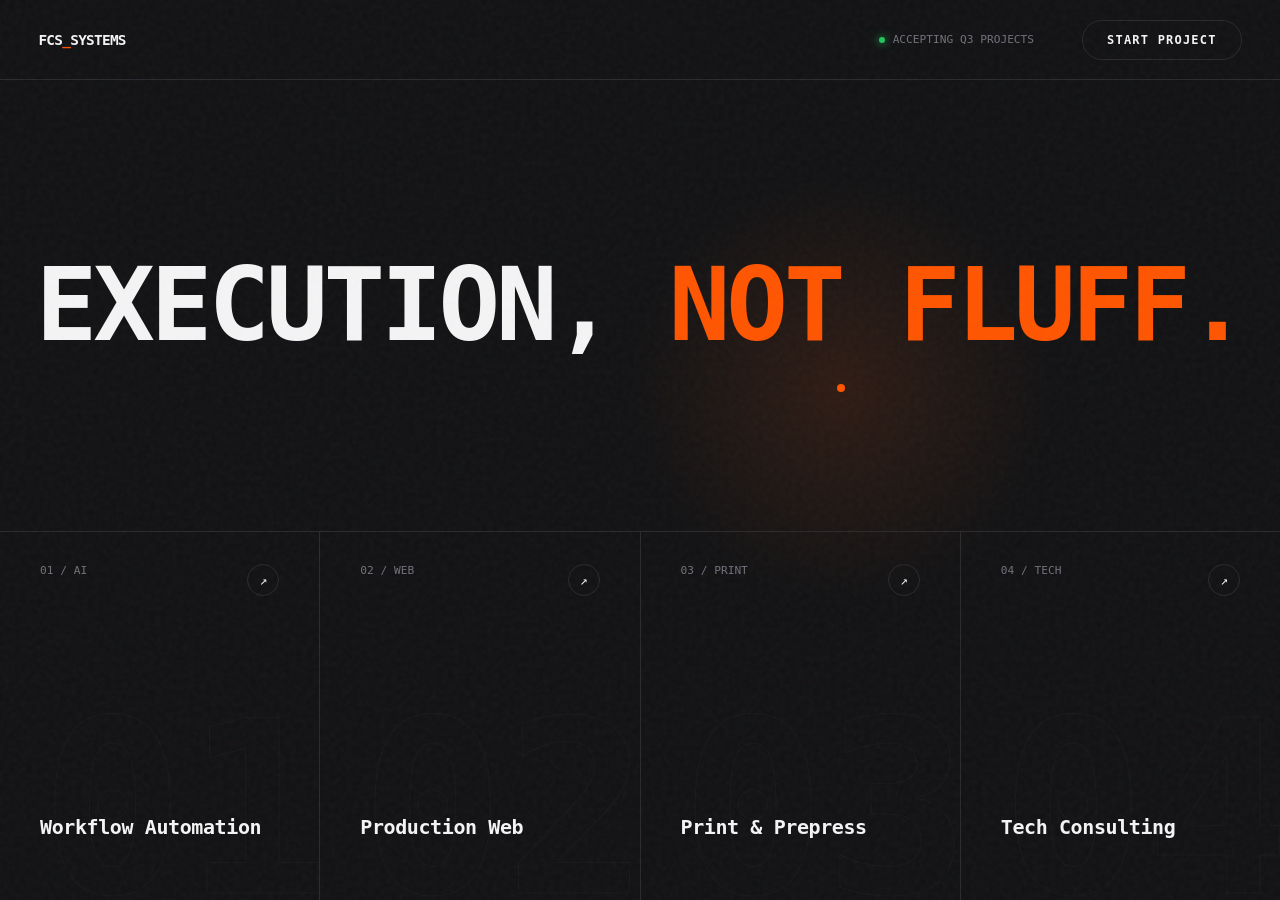
<file: index.html>
<!DOCTYPE html>
<!-- saved from url=(0069)file:///Users/kylefleming/Downloads/Qwen_html_20260525_oh4uzpkk3.html -->
<html lang="en"><head><meta http-equiv="Content-Type" content="text/html; charset=UTF-8">
    
    <meta name="viewport" content="width=device-width, initial-scale=1.0">
    <title>FCS // Execution, Not Fluff.</title>
    <link rel="preconnect" href="https://fonts.googleapis.com/">
    <link rel="preconnect" href="https://fonts.gstatic.com/" crossorigin="">
    <link href="./css2" rel="stylesheet">

    <style>
        :root {
            --bg: #121214;
            --surface: #1A1A1D;
            --border: #2A2A2E;
            --text: #F4F4F5;
            --muted: #71717A;
            --accent: #FF5500; /* Industrial Safety Orange */
            --mono: 'JetBrains Mono', monospace;
        }

        * { box-sizing: border-box; margin: 0; padding: 0; }

        body {
            background: var(--bg);
            color: var(--text);
            font-family: var(--mono);
            height: 100dvh;
            overflow: hidden;
            display: flex;
            flex-direction: column;
            -webkit-font-smoothing: antialiased;
            cursor: none; /* Custom cursor */
        }

        ::selection { background: var(--accent); color: var(--bg); }
        a { color: inherit; text-decoration: none; cursor: none; }

        /* --- ATMOSPHERE & CURSOR --- */
        .grain {
            position: fixed; inset: 0; z-index: 9999; pointer-events: none; opacity: 0.04;
            background-image: url("data:image/svg+xml,%3Csvg viewBox='0 0 200 200' xmlns='http://www.w3.org/2000/svg'%3E%3Cfilter id='noiseFilter'%3E%3CfeTurbulence type='fractalNoise' baseFrequency='0.8' numOctaves='3' stitchTiles='stitch'/%3E%3C/filter%3E%3Crect width='100%25' height='100%25' filter='url(%23noiseFilter)'/%3E%3C/svg%3E");
        }

        .cursor-glow {
            position: fixed;
            width: 500px; height: 500px;
            background: radial-gradient(circle, rgba(255, 85, 0, 0.12) 0%, transparent 60%);
            mix-blend-mode: screen;
            pointer-events: none;
            transform: translate(-50%, -50%);
            z-index: 1;
            transition: opacity 0.3s;
        }
        
        .cursor-dot {
            position: fixed;
            width: 8px; height: 8px;
            background: var(--accent);
            border-radius: 50%;
            pointer-events: none;
            transform: translate(-50%, -50%);
            z-index: 10000;
            transition: transform 0.1s ease-out;
        }

        /* --- HEADER --- */
        header {
            height: 80px;
            display: flex;
            justify-content: space-between;
            align-items: center;
            padding: 0 3vw;
            border-bottom: 1px solid var(--border);
            z-index: 10;
            flex-shrink: 0;
        }

        .logo { font-weight: 700; font-size: 0.9rem; letter-spacing: -0.05em; }
        .logo span { color: var(--accent); }

        .header-right { display: flex; align-items: center; gap: 3rem; }
        
        .status {
            font-size: 0.7rem;
            text-transform: uppercase;
            color: var(--muted);
            display: flex; align-items: center; gap: 8px;
        }
        .status::before {
            content: ''; width: 6px; height: 6px; background: #22C55E; border-radius: 50%;
            box-shadow: 0 0 8px #22C55E;
        }

        .cta-btn {
            font-size: 0.75rem;
            font-weight: 600;
            text-transform: uppercase;
            letter-spacing: 0.1em;
            padding: 12px 24px;
            border: 1px solid var(--border);
            border-radius: 100px;
            transition: all 0.3s;
            background: transparent;
        }
        .cta-btn:hover {
            background: var(--accent);
            border-color: var(--accent);
            color: var(--bg);
        }

        /* --- MAIN STAGE --- */
        main {
            flex: 1;
            display: flex;
            flex-direction: column;
            position: relative;
            z-index: 2;
            overflow: hidden;
        }

        /* DYNAMIC HEADLINE */
        .headline-stage {
            flex: 1;
            display: flex;
            align-items: center;
            justify-content: center;
            padding: 0 3vw;
            position: relative;
        }

        .headline-wrapper {
            position: relative;
            width: 100%;
            text-align: center;
            height: 200px; /* Fixed height to prevent layout shift */
            display: flex;
            align-items: center;
            justify-content: center;
        }

        .headline {
            position: absolute;
            font-size: clamp(3rem, 8vw, 8rem);
            font-weight: 800;
            line-height: 0.9;
            letter-spacing: -0.04em;
            text-transform: uppercase;
            opacity: 0;
            transform: translateY(20px);
            transition: all 0.5s cubic-bezier(0.2, 0.8, 0.2, 1);
            pointer-events: none;
            white-space: nowrap;
        }

        .headline.active {
            opacity: 1;
            transform: translateY(0);
        }

        .headline .accent { color: var(--accent); }

        /* --- THE ACCORDION COLUMNS --- */
        .columns-stage {
            height: 45%;
            display: flex;
            border-top: 1px solid var(--border);
            flex-shrink: 0;
        }

        .col {
            flex: 1;
            border-right: 1px solid var(--border);
            padding: 2rem 2.5rem;
            display: flex;
            flex-direction: column;
            justify-content: space-between;
            position: relative;
            overflow: hidden;
            transition: flex 0.6s cubic-bezier(0.2, 0.8, 0.2, 1), background 0.4s;
            cursor: none;
        }

        .col:last-child { border-right: none; }

        .col:hover {
            flex: 2.5;
            background: var(--surface);
        }

        /* Background Giant Number */
        .col-bg-num {
            position: absolute;
            bottom: -30px;
            right: -10px;
            font-size: 15rem;
            font-weight: 800;
            line-height: 1;
            color: transparent;
            -webkit-text-stroke: 1px var(--border);
            opacity: 0.3;
            transition: all 0.6s cubic-bezier(0.2, 0.8, 0.2, 1);
            pointer-events: none;
            z-index: 0;
        }

        .col:hover .col-bg-num {
            -webkit-text-stroke: 1px var(--accent);
            opacity: 0.15;
            transform: translateY(-20px);
        }

        .col-top { z-index: 2; display: flex; justify-content: space-between; align-items: flex-start; }
        
        .col-index {
            font-size: 0.7rem;
            color: var(--muted);
            font-weight: 500;
        }

        .col-icon {
            width: 32px; height: 32px;
            border: 1px solid var(--border);
            border-radius: 50%;
            display: flex; align-items: center; justify-content: center;
            font-size: 0.8rem;
            transition: all 0.4s;
        }
        
        .col:hover .col-icon {
            background: var(--accent);
            border-color: var(--accent);
            color: var(--bg);
            transform: rotate(45deg);
        }

        .col-bottom { z-index: 2; }

        .col-title {
            font-size: 1.25rem;
            font-weight: 600;
            margin-bottom: 1rem;
            letter-spacing: -0.02em;
            transition: color 0.3s;
        }
        
        .col:hover .col-title { color: var(--accent); }

        .col-desc {
            font-size: 0.8rem;
            line-height: 1.6;
            color: var(--muted);
            max-width: 300px;
            opacity: 0;
            transform: translateY(10px);
            transition: all 0.4s ease 0.1s;
            height: 0;
            overflow: hidden;
        }

        .col:hover .col-desc {
            opacity: 1;
            transform: translateY(0);
            height: auto;
            margin-bottom: 1.5rem;
        }

        .col-link {
            font-size: 0.7rem;
            text-transform: uppercase;
            letter-spacing: 0.1em;
            color: var(--text);
            display: flex;
            align-items: center;
            gap: 8px;
            opacity: 0;
            transform: translateX(-10px);
            transition: all 0.4s ease 0.2s;
        }
        
        .col:hover .col-link {
            opacity: 1;
            transform: translateX(0);
        }

        .col-link::after {
            content: '→';
            transition: transform 0.3s;
        }
        .col-link:hover::after { transform: translateX(5px); }

        /* --- MOBILE FALLBACK --- */
        @media (max-width: 900px) {
            body { height: auto; min-height: 100dvh; overflow-y: auto; cursor: auto; }
            .cursor-glow, .cursor-dot, .grain { display: none; }
            .columns-stage { flex-direction: column; height: auto; }
            .col { border-right: none; border-bottom: 1px solid var(--border); flex: auto !important; padding: 2rem; }
            .col-desc { opacity: 1; transform: none; height: auto; margin-bottom: 1rem; }
            .col-link { opacity: 1; transform: none; }
            .col-bg-num { font-size: 8rem; }
            .headline { font-size: 3rem; white-space: normal; }
            .headline-stage { padding: 2rem; }
            .headline-wrapper { height: auto; position: relative; }
            .headline { position: relative; opacity: 1; transform: none; }
            .headline:not(.default-mobile) { display: none; }
        }
    </style>
</head>
<body>

    <div class="grain"></div>
    <div class="cursor-glow" style="left: 841px; top: 388px;"></div>
    <div class="cursor-dot" style="left: 841px; top: 388px;"></div>

    <header>
        <div class="logo">FCS<span>_</span>SYSTEMS</div>
        <div class="header-right">
            <div class="status">Accepting Q3 Projects</div>
            <a href="mailto:kyle@fcs.com" class="cta-btn">Start Project</a>
        </div>
    </header>

    <main>
        <!-- DYNAMIC HEADLINE -->
        <section class="headline-stage">
            <div class="headline-wrapper">
                <h1 class="headline active" data-id="default">Execution, <span class="accent">Not Fluff.</span></h1>
                <h1 class="headline" data-id="ai">Automated <span class="accent">Workflows.</span></h1>
                <h1 class="headline" data-id="web">Production <span class="accent">Websites.</span></h1>
                <h1 class="headline" data-id="print">Prepress <span class="accent">Perfection.</span></h1>
                <h1 class="headline" data-id="tech">Technical <span class="accent">Strategy.</span></h1>
            </div>
        </section>

        <!-- INTERACTIVE COLUMNS -->
        <section class="columns-stage">
            
            <div class="col" data-target="ai">
                <div class="col-bg-num">01</div>
                <div class="col-top">
                    <span class="col-index">01 / AI</span>
                    <div class="col-icon">↗</div>
                </div>
                <div class="col-bottom">
                    <h3 class="col-title">Workflow Automation</h3>
                    <p class="col-desc">Custom AI integrations that eliminate manual bottlenecks, reduce overhead, and scale your daily operations seamlessly.</p>
                    <a href="mailto:kyle@fcs.com" class="col-link">Explore Systems</a>
                </div>
            </div>

            <div class="col" data-target="web">
                <div class="col-bg-num">02</div>
                <div class="col-top">
                    <span class="col-index">02 / WEB</span>
                    <div class="col-icon">↗</div>
                </div>
                <div class="col-bottom">
                    <h3 class="col-title">Production Web</h3>
                    <p class="col-desc">Sharp, fast, and functional digital storefronts designed to convert traffic and integrate with your existing tech stack.</p>
                    <a href="mailto:kyle@fcs.com" class="col-link">Explore Builds</a>
                </div>
            </div>

            <div class="col" data-target="print">
                <div class="col-bg-num">03</div>
                <div class="col-top">
                    <span class="col-index">03 / PRINT</span>
                    <div class="col-icon">↗</div>
                </div>
                <div class="col-bottom">
                    <h3 class="col-title">Print &amp; Prepress</h3>
                    <p class="col-desc">Flawless, print-ready production files. We handle the technical heavy lifting so your assets go to press perfectly.</p>
                    <a href="mailto:kyle@fcs.com" class="col-link">Explore Files</a>
                </div>
            </div>

            <div class="col" data-target="tech">
                <div class="col-bg-num">04</div>
                <div class="col-top">
                    <span class="col-index">04 / TECH</span>
                    <div class="col-icon">↗</div>
                </div>
                <div class="col-bottom">
                    <h3 class="col-title">Tech Consulting</h3>
                    <p class="col-desc">Strategic audits and tech-stack alignment. We tell you what’s broken, what’s unnecessary, and exactly how to fix it.</p>
                    <a href="mailto:kyle@fcs.com" class="col-link">Explore Audits</a>
                </div>
            </div>

        </section>
    </main>

    <script>
        // 1. Custom Cursor & Glow Tracking
        const glow = document.querySelector('.cursor-glow');
        const dot = document.querySelector('.cursor-dot');

        document.addEventListener('mousemove', (e) => {
            glow.style.left = e.clientX + 'px';
            glow.style.top = e.clientY + 'px';
            
            dot.style.left = e.clientX + 'px';
            dot.style.top = e.clientY + 'px';
        });

        // 2. Dynamic Headline Swap
        const cols = document.querySelectorAll('.col');
        const headlines = document.querySelectorAll('.headline');

        cols.forEach(col => {
            col.addEventListener('mouseenter', () => {
                const targetId = col.getAttribute('data-target');
                
                headlines.forEach(h => {
                    h.classList.remove('active');
                    if (h.getAttribute('data-id') === targetId) {
                        h.classList.add('active');
                    }
                });
            });
        });

        // Reset to default when mouse leaves the columns area
        document.querySelector('.columns-stage').addEventListener('mouseleave', () => {
            headlines.forEach(h => {
                h.classList.remove('active');
                if (h.getAttribute('data-id') === 'default') {
                    h.classList.add('active');
                }
            });
        });
    </script>

</body></html>
</file>
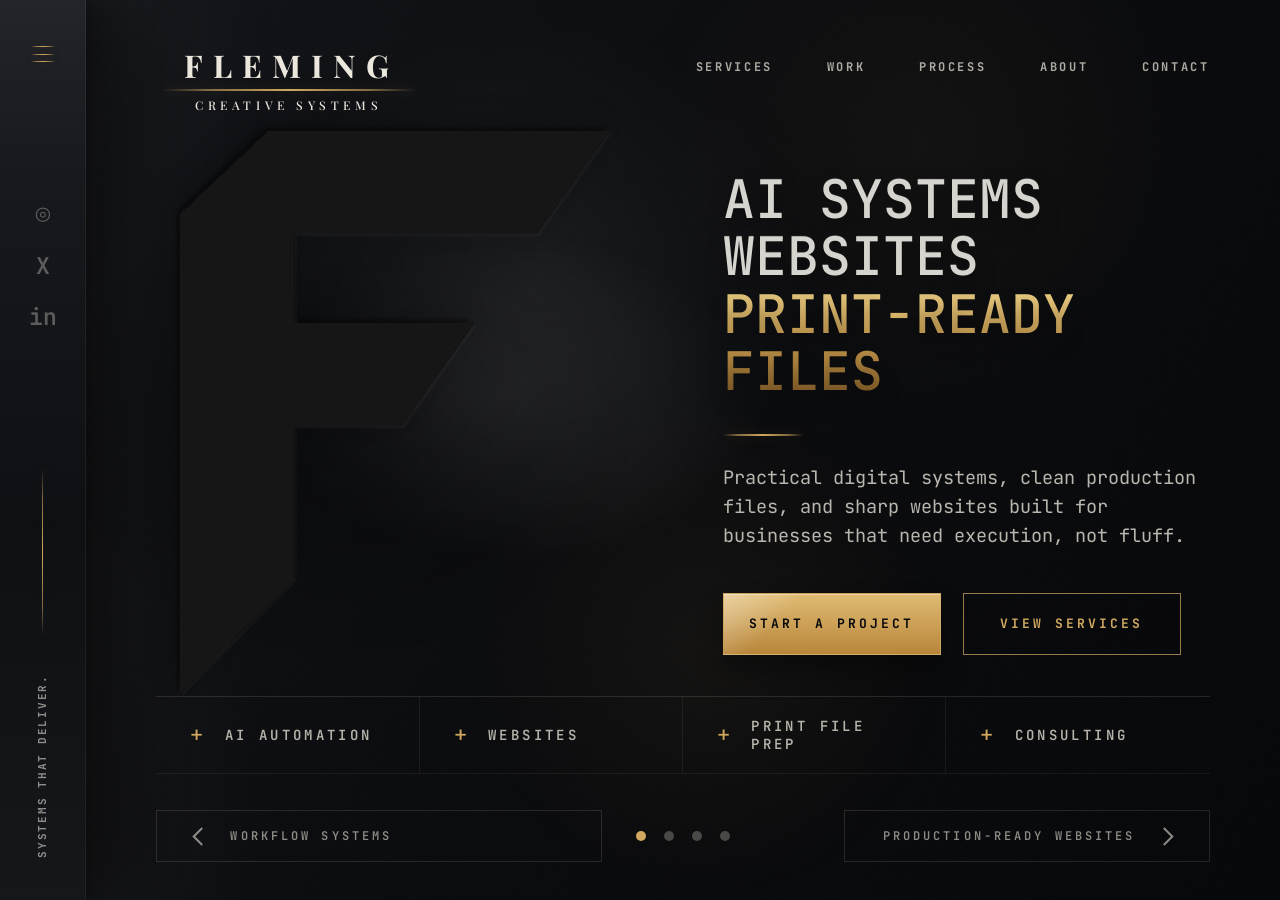
<file: fleming-webpages_62.html>
<!DOCTYPE html>
<html lang="en">
<head>
<meta charset="UTF-8">
<meta name="viewport" content="width=device-width, initial-scale=1.0">
<title>Fleming Creative Systems</title>
<link rel="preconnect" href="https://fonts.googleapis.com">
<link rel="preconnect" href="https://fonts.gstatic.com" crossorigin>
<link href="https://fonts.googleapis.com/css2?family=JetBrains+Mono:wght@400;500;600;700&family=Playfair+Display:wght@500;600;700&display=swap" rel="stylesheet">
<style>
  :root {
    --black: #07080a;
    --black-2: #0d0f12;
    --rail: #17191e;
    --panel: #111317;
    --panel-2: #0b0d10;
    --line: rgba(236, 229, 211, 0.13);
    --line-soft: rgba(236, 229, 211, 0.07);
    --text: #ebe7dc;
    --muted: rgba(235, 231, 220, 0.62);
    --faint: rgba(235, 231, 220, 0.34);
    --gold: #d0a85f;
    --gold-2: #8f6a32;
    --gold-accent-line: linear-gradient(90deg, transparent 0%, rgba(208, 168, 95, 0.58) 18%, var(--gold) 50%, rgba(208, 168, 95, 0.58) 82%, transparent 100%);
    --gold-accent-line-vertical: linear-gradient(180deg, transparent 0%, rgba(208, 168, 95, 0.58) 18%, var(--gold) 50%, rgba(208, 168, 95, 0.58) 82%, transparent 100%);
    --gold-accent-glow: 0 0 12px rgba(208, 168, 95, 0.18);
    --shadow: rgba(0, 0, 0, 0.66);
    --rail-w: 86px;
    --font-main: "JetBrains Mono", "SFMono-Regular", Consolas, monospace;
  }

  * {
    box-sizing: border-box;
  }

  html,
  body {
    width: 100%;
    height: 100%;
    margin: 0;
    overflow: hidden;
  }

  body {
    background:
      radial-gradient(circle at 42% 32%, rgba(255, 255, 255, 0.055), transparent 28%),
      radial-gradient(circle at 72% 16%, rgba(208, 168, 95, 0.045), transparent 22%),
      linear-gradient(120deg, #111318 0%, #090a0d 48%, #050608 100%);
    color: var(--text);
    font-family: var(--font-main);
  }

  body::before {
    content: "";
    position: fixed;
    inset: 0;
    pointer-events: none;
    z-index: 1;
    opacity: 0.22;
    background-image: url("data:image/svg+xml,%3Csvg xmlns='http://www.w3.org/2000/svg' width='180' height='180'%3E%3Cfilter id='n'%3E%3CfeTurbulence type='fractalNoise' baseFrequency='0.85' numOctaves='3' stitchTiles='stitch'/%3E%3CfeColorMatrix values='0 0 0 0 1 0 0 0 0 0.93 0 0 0 0 0.82 0 0 0 0.13 0'/%3E%3C/filter%3E%3Crect width='100%25' height='100%25' filter='url(%23n)'/%3E%3C/svg%3E");
  }

  .site {
    height: 100vh;
    position: relative;
    z-index: 2;
    display: grid;
    grid-template-columns: var(--rail-w) minmax(0, 1fr);
    overflow: hidden;
  }

  .side-rail {
    height: 100vh;
    background:
      linear-gradient(180deg, rgba(255, 255, 255, 0.035), transparent 20%),
      linear-gradient(180deg, #1b1d22, #0e1014 58%, #15171b);
    border-right: 1px solid rgba(255, 255, 255, 0.055);
    box-shadow:
      46px 0 92px rgba(0, 0, 0, 0.62),
      18px 0 34px rgba(0, 0, 0, 0.46),
      4px 0 10px rgba(0, 0, 0, 0.38);
    display: grid;
    grid-template-rows: auto 1fr auto;
    justify-items: center;
    padding: 46px 0 42px;
    position: relative;
  }

  .menu-button {
    width: 24px;
    height: 18px;
    display: grid;
    gap: 5px;
    border: 0;
    padding: 0;
    background: transparent;
    cursor: pointer;
  }

  .menu-button span {
    display: block;
    height: 1px;
    background: var(--gold-accent-line);
    box-shadow: var(--gold-accent-glow);
    transform-origin: left center;
    transition: transform 0.28s ease, opacity 0.28s ease, box-shadow 0.28s ease;
  }

  .socials {
    display: grid;
    gap: 28px;
    align-self: center;
    color: var(--faint);
    font-size: 23px;
    font-weight: 600;
    line-height: 1;
    text-align: center;
  }

  .socials span {
    transition: color 0.28s ease, opacity 0.28s ease, transform 0.28s ease;
  }

  .rail-line {
    width: 1px;
    height: 168px;
    background: var(--gold-accent-line-vertical);
    box-shadow: var(--gold-accent-glow);
    margin: 0 auto 38px;
  }

  .rail-caption {
    writing-mode: vertical-rl;
    transform: rotate(180deg);
    color: rgba(235, 231, 220, 0.58);
    font-size: 11px;
    font-weight: 700;
    letter-spacing: 0.16em;
    line-height: 1.5;
    text-transform: uppercase;
  }

  .hero {
    height: 100vh;
    position: relative;
    overflow: hidden;
    padding: clamp(34px, 4vw, 56px) clamp(40px, 5.5vw, 92px) 38px;
    display: grid;
    grid-template-rows: auto minmax(0, 1fr) auto auto;
    background:
      linear-gradient(90deg, rgba(255, 255, 255, 0.035), transparent 16%),
      radial-gradient(ellipse at 35% 44%, rgba(255, 255, 255, 0.07), transparent 24%),
      radial-gradient(ellipse at 52% 72%, rgba(208, 168, 95, 0.055), transparent 28%);
  }

  .topbar {
    position: relative;
    z-index: 4;
    display: grid;
    grid-template-columns: auto minmax(0, 1fr);
    align-items: start;
    gap: clamp(34px, 6vw, 96px);
  }

  .topbar > *,
  .hero-main > * {
    min-width: 0;
  }

  .brand {
    min-width: 260px;
    color: var(--text);
    text-decoration: none;
    display: inline-flex;
    flex-direction: column;
    align-items: center;
    width: max-content;
    line-height: 1;
    transition: transform 0.32s ease, filter 0.32s ease;
  }

  .brand-main {
    display: block;
    font-family: "Playfair Display", Georgia, serif;
    font-size: clamp(26px, 2.45vw, 38px);
    font-weight: 700;
    letter-spacing: 0.32em;
    padding-left: 0.32em;
    line-height: 0.9;
    text-transform: uppercase;
    transition: color 0.32s ease, text-shadow 0.32s ease;
  }

  .brand-accent {
    width: calc(100% - 0.32em);
    height: 2px;
    margin: 10px 0 8px 0.32em;
    background: var(--gold-accent-line);
    box-shadow: var(--gold-accent-glow);
    transform-origin: center;
    transition: transform 0.32s ease, box-shadow 0.32s ease, opacity 0.32s ease;
  }

  .brand-sub {
    display: block;
    color: var(--text);
    font-family: "Playfair Display", Georgia, serif;
    font-size: 12px;
    font-weight: 500;
    letter-spacing: 0.38em;
    padding-left: 0.38em;
    text-transform: uppercase;
    transition: color 0.32s ease, opacity 0.32s ease;
  }

  .nav {
    display: flex;
    justify-content: flex-end;
    gap: clamp(28px, 4.2vw, 74px);
    padding-top: 8px;
    width: 100%;
    min-width: 0;
    max-width: 100%;
  }

  .nav a {
    position: relative;
    color: rgba(235, 231, 220, 0.72);
    text-decoration: none;
    font-size: 12px;
    font-weight: 700;
    letter-spacing: 0.22em;
    text-transform: uppercase;
    transition: color 0.28s ease, transform 0.28s ease, text-shadow 0.28s ease;
  }

  .nav a.active {
    color: var(--text);
  }

  .nav a::after {
    content: "";
    position: absolute;
    left: 0;
    right: 0;
    bottom: -18px;
    height: 2px;
    background: var(--gold-accent-line);
    box-shadow: var(--gold-accent-glow);
    transform: scaleX(0);
    transform-origin: center;
    transition: transform 0.28s ease, opacity 0.28s ease, box-shadow 0.28s ease;
    opacity: 0.72;
  }

  .nav a.active::after {
    transform: scaleX(0);
    opacity: 0;
  }

  .hero-main {
    position: relative;
    z-index: 2;
    display: grid;
    grid-template-columns: minmax(300px, 0.98fr) minmax(360px, 1fr);
    align-items: center;
    gap: clamp(38px, 7vw, 112px);
    min-height: 0;
    padding: clamp(30px, 6vh, 72px) 0 clamp(24px, 4vh, 46px);
  }

  .mark-wrap {
    position: relative;
    min-height: 420px;
    display: grid;
    place-items: center;
  }

  .mark-wrap::before {
    content: "";
    position: absolute;
    width: min(58vw, 610px);
    aspect-ratio: 1.25;
    border-radius: 50%;
    background: radial-gradient(ellipse, rgba(0, 0, 0, 0.32), transparent 66%);
    filter: blur(5px);
    transform: translate(-8%, 2%);
  }

  .hero-f {
    position: relative;
    z-index: 2;
    width: min(35vw, 430px);
    min-width: 300px;
    height: auto;
    overflow: visible;
    opacity: 1;
    filter: saturate(0) drop-shadow(-8px -10px 12px rgba(0, 0, 0, 0.18));
    transition: filter 0.34s ease, transform 0.34s ease;
  }

  .hero-f path {
    fill: #121212;
    stroke: transparent;
  }

  .hero-copy {
    position: relative;
    z-index: 3;
    align-self: center;
    max-width: 650px;
    min-width: 0;
  }

  h1 {
    margin: 0;
    font-family: var(--font-main);
    font-size: clamp(38px, 4.15vw, 68px);
    line-height: 1.08;
    letter-spacing: 0;
    text-transform: uppercase;
    font-weight: 500;
  }

  h1 span {
    display: block;
  }

  .silver {
    color: #d6d4ce;
    text-shadow:
      0 10px 20px rgba(0, 0, 0, 0.38),
      0 -1px 0 rgba(255, 255, 255, 0.08);
  }

  .gold-word {
    width: max-content;
    max-width: 100%;
    color: transparent;
    background: linear-gradient(180deg, #efd389 0%, #c99d4f 46%, #7e5724 100%);
    -webkit-background-clip: text;
    background-clip: text;
    text-shadow: 0 12px 20px rgba(0, 0, 0, 0.32);
  }

  .gold-word .mobile-line {
    display: inline;
  }

  .gold-rule {
    width: 80px;
    height: 2px;
    margin: 34px 0 28px;
    background: var(--gold-accent-line);
    box-shadow: var(--gold-accent-glow);
  }

  .lead {
    max-width: 570px;
    margin: 0 0 42px;
    color: rgba(235, 231, 220, 0.78);
    font-size: clamp(18px, 1.45vw, 23px);
    line-height: 1.55;
  }

  .actions {
    display: flex;
    gap: 22px;
    flex-wrap: wrap;
  }

  .btn {
    position: relative;
    overflow: hidden;
    min-width: 218px;
    min-height: 62px;
    display: inline-grid;
    place-items: center;
    border: 1px solid rgba(208, 168, 95, 0.72);
    color: var(--gold);
    text-decoration: none;
    font-size: 13px;
    font-weight: 700;
    letter-spacing: 0.23em;
    text-transform: uppercase;
    background: rgba(9, 10, 12, 0.34);
    transition: color 0.3s ease, border-color 0.3s ease, box-shadow 0.3s ease, transform 0.3s ease;
  }

  .btn::before {
    content: "";
    position: absolute;
    inset: 0;
    background: linear-gradient(90deg, transparent, rgba(208, 168, 95, 0.16), transparent);
    transform: translateX(-120%);
    transition: transform 0.48s ease;
    pointer-events: none;
  }

  .btn.primary {
    color: #08090b;
    background:
      linear-gradient(135deg, rgba(255, 255, 255, 0.34), transparent 30%),
      linear-gradient(180deg, #e0bb73, #b8863b);
    box-shadow:
      inset 0 1px 0 rgba(255, 255, 255, 0.36),
      0 16px 26px rgba(0, 0, 0, 0.34);
  }

  .service-rail {
    position: relative;
    z-index: 3;
    display: grid;
    grid-template-columns: repeat(4, 1fr);
    border-top: 1px solid var(--line);
    border-bottom: 1px solid var(--line-soft);
  }

  .service-item {
    position: relative;
    min-height: 76px;
    display: flex;
    align-items: center;
    gap: 18px;
    padding: 0 34px;
    border-right: 1px solid var(--line-soft);
    color: rgba(235, 231, 220, 0.76);
    font-size: 14px;
    font-weight: 600;
    letter-spacing: 0.24em;
    text-transform: uppercase;
    transition: color 0.28s ease, background 0.28s ease, box-shadow 0.28s ease;
  }

  .service-item::before {
    content: "";
    position: absolute;
    left: 24px;
    right: 24px;
    top: -1px;
    height: 1px;
    background: var(--gold-accent-line);
    box-shadow: var(--gold-accent-glow);
    opacity: 0;
    transform: scaleX(0.45);
    transition: opacity 0.28s ease, transform 0.28s ease;
  }

  .service-item:last-child {
    border-right: 0;
  }

  .plus {
    color: var(--gold);
    font-size: 22px;
    font-weight: 400;
    line-height: 1;
    transition: transform 0.28s ease, color 0.28s ease;
  }

  .slider-row {
    position: relative;
    z-index: 3;
    display: grid;
    grid-template-columns: 1fr auto 1fr;
    align-items: center;
    gap: 34px;
    padding-top: 36px;
  }

  .slider-button {
    position: relative;
    overflow: hidden;
    min-height: 52px;
    border: 1px solid var(--line);
    color: rgba(235, 231, 220, 0.58);
    display: flex;
    align-items: center;
    gap: 22px;
    padding: 0 38px;
    text-decoration: none;
    font-size: 12px;
    font-weight: 600;
    letter-spacing: 0.26em;
    text-transform: uppercase;
    transition: color 0.3s ease, border-color 0.3s ease, box-shadow 0.3s ease, transform 0.3s ease;
  }

  .slider-button::before {
    content: "";
    position: absolute;
    inset: 0;
    background: linear-gradient(90deg, transparent, rgba(208, 168, 95, 0.08), transparent);
    transform: translateX(-115%);
    transition: transform 0.46s ease;
    pointer-events: none;
  }

  .slider-button.next {
    justify-self: end;
  }

  .chev {
    width: 13px;
    height: 13px;
    border-top: 2px solid currentColor;
    border-left: 2px solid currentColor;
    transform: rotate(-45deg);
    transition: transform 0.28s ease;
  }

  .next .chev {
    transform: rotate(135deg);
  }

  .dots {
    display: flex;
    gap: 18px;
    align-items: center;
  }

  .dot {
    width: 10px;
    height: 10px;
    border-radius: 50%;
    background: rgba(235, 231, 220, 0.28);
  }

  .dot.active {
    background: var(--gold);
  }

  @media (hover: hover) {
    .menu-button:hover span:first-child {
      transform: scaleX(1.25);
      box-shadow: 0 0 10px rgba(208, 168, 95, 0.42);
    }

    .menu-button:hover span:nth-child(2) {
      transform: scaleX(0.72);
    }

    .menu-button:hover span:last-child {
      transform: scaleX(1.08);
      box-shadow: 0 0 10px rgba(208, 168, 95, 0.32);
    }

    .socials span:hover {
      color: var(--gold);
      opacity: 1;
      transform: translateX(2px);
    }

    .brand:hover {
      transform: translateY(-2px);
      filter: drop-shadow(0 12px 18px rgba(0, 0, 0, 0.28));
    }

    .brand:hover .brand-main {
      color: #fff9ea;
      text-shadow: 0 0 18px rgba(208, 168, 95, 0.14);
    }

    .brand:hover .brand-accent {
      transform: scaleX(1.08);
      box-shadow: 0 0 18px rgba(208, 168, 95, 0.34);
      opacity: 1;
    }

    .brand:hover .brand-sub {
      color: rgba(235, 231, 220, 0.9);
    }

    .nav a:hover {
      color: var(--text);
      transform: translateY(-2px);
      text-shadow: 0 0 16px rgba(208, 168, 95, 0.16);
    }

    .nav a:hover::after {
      transform: scaleX(1);
      opacity: 1;
      box-shadow: 0 0 18px rgba(208, 168, 95, 0.34);
    }

    .mark-wrap:hover .hero-f,
    .hero-f:hover {
      transform: translateY(-2px);
      filter:
        saturate(0)
        drop-shadow(-8px -10px 12px rgba(0, 0, 0, 0.24))
        drop-shadow(0 0 7px rgba(208, 168, 95, 0.13));
    }

    .btn:hover {
      color: #f6d588;
      border-color: rgba(231, 203, 120, 0.95);
      transform: translateY(-3px);
      box-shadow: 0 18px 30px rgba(0, 0, 0, 0.35), 0 0 22px rgba(208, 168, 95, 0.12);
    }

    .btn:hover::before {
      transform: translateX(120%);
    }

    .btn.primary:hover {
      color: #050607;
      box-shadow: 0 20px 34px rgba(0, 0, 0, 0.38), 0 0 28px rgba(208, 168, 95, 0.24);
    }

    .service-item:hover {
      color: var(--text);
      background: linear-gradient(180deg, rgba(208, 168, 95, 0.045), transparent);
      box-shadow: inset 0 1px 0 rgba(208, 168, 95, 0.08);
    }

    .service-item:hover::before {
      opacity: 1;
      transform: scaleX(1);
    }

    .service-item:hover .plus {
      transform: rotate(90deg) scale(1.05);
      color: #e7cb78;
    }

    .slider-button:hover {
      color: var(--text);
      border-color: rgba(208, 168, 95, 0.42);
      transform: translateY(-2px);
      box-shadow: 0 16px 24px rgba(0, 0, 0, 0.26);
    }

    .slider-button:hover::before {
      transform: translateX(115%);
    }

    .slider-button:hover .chev {
      transform: translateX(-4px) rotate(-45deg);
    }

    .slider-button.next:hover .chev {
      transform: translateX(4px) rotate(135deg);
    }
  }

  @media (max-height: 760px) and (min-width: 761px) {
    .hero {
      padding-top: clamp(22px, 3.2vh, 30px);
      padding-bottom: clamp(18px, 2.8vh, 24px);
      grid-template-rows: auto minmax(0, 1fr) auto;
    }

    .brand-main {
      font-size: clamp(24px, 2.1vw, 32px);
    }

    .brand-accent {
      margin-top: 8px;
      margin-bottom: 7px;
    }

    .brand-sub {
      font-size: 10px;
    }

    .nav a {
      font-size: 10.5px;
      letter-spacing: 0.2em;
    }

    .hero-main {
      gap: clamp(28px, 5vw, 70px);
      padding: clamp(10px, 2.5vh, 18px) 0 clamp(12px, 2.8vh, 22px);
    }

    .mark-wrap {
      min-height: clamp(260px, 58vh, 360px);
    }

    .hero-f {
      width: min(31vw, 360px);
      min-width: 240px;
    }

    h1 {
      font-size: clamp(42px, 4.4vw, 68px);
      line-height: 0.95;
    }

    .gold-rule {
      width: 68px;
      margin: 22px 0 18px;
    }

    .lead {
      max-width: 500px;
      margin-bottom: 24px;
      font-size: clamp(15px, 1.18vw, 18px);
      line-height: 1.42;
    }

    .btn {
      min-width: 190px;
      min-height: 48px;
      font-size: 11px;
      letter-spacing: 0.2em;
    }

    .service-item {
      min-height: 54px;
      padding: 0 24px;
      font-size: 11px;
      letter-spacing: 0.2em;
    }

    .slider-row {
      display: none;
    }
  }

  @media (max-width: 1100px) {
    :root {
      --rail-w: 72px;
    }

    .hero {
      padding-left: 34px;
      padding-right: 34px;
    }

    .topbar {
      grid-template-columns: 1fr;
      gap: 24px;
    }

    .nav {
      justify-content: flex-start;
      gap: 28px;
      flex-wrap: wrap;
      overflow: visible;
      padding-bottom: 16px;
    }

    .hero-main {
      grid-template-columns: 0.88fr 1fr;
      gap: 36px;
    }

    .hero-f {
      width: min(38vw, 350px);
      min-width: 250px;
    }

    .mark-wrap {
      min-height: 330px;
    }

    .service-item {
      padding: 0 18px;
      font-size: 12px;
      letter-spacing: 0.18em;
    }
  }

  @media (max-width: 820px) {
    html,
    body {
      overflow: hidden;
    }

    .site {
      display: block;
      height: 100svh;
      overflow: hidden;
    }

    .side-rail {
      min-height: 0;
      height: 58px;
      display: flex;
      align-items: center;
      justify-content: space-between;
      padding: 0 18px;
      border-right: 0;
      border-bottom: 1px solid rgba(255, 255, 255, 0.06);
    }

    .socials,
    .rail-line,
    .rail-caption {
      display: none;
    }

    .hero {
      height: calc(100svh - 58px);
      width: 100vw;
      max-width: 100vw;
      padding: 22px 20px 20px;
      grid-template-rows: auto minmax(0, 1fr);
    }

    .topbar {
      width: 100%;
      max-width: 100%;
      gap: 18px;
      overflow: hidden;
    }

    .brand {
      min-width: 0;
      text-align: center;
    }

    .brand-main {
      font-size: clamp(25px, 8vw, 34px);
      letter-spacing: 0.24em;
      padding-left: 0.24em;
    }

    .brand-accent {
      width: calc(100% - 0.24em);
      margin: 9px 0 8px 0.24em;
    }

    .brand-sub {
      font-size: 10px;
      letter-spacing: 0.32em;
      padding-left: 0.32em;
    }

    .nav {
      justify-content: center;
      flex-wrap: wrap;
      gap: 14px 16px;
      padding: 4px 0 18px;
      overflow: visible;
    }

    .nav a:nth-child(n+4) {
      display: none;
    }

    .nav a {
      flex: 0 1 auto;
      font-size: 9.5px;
      letter-spacing: 0.13em;
    }

    .nav a.active::after {
      bottom: -10px;
    }

    .hero-main {
      grid-template-columns: 1fr;
      gap: 10px;
      padding: 12px 0 0;
      text-align: center;
      align-content: center;
    }

    .mark-wrap {
      min-height: clamp(145px, 27svh, 205px);
      order: 1;
    }

    .hero-f {
      width: min(52vw, 210px);
      min-width: 0;
      opacity: 1;
      filter: saturate(0) drop-shadow(-5px -7px 9px rgba(0, 0, 0, 0.18));
    }

    .hero-copy {
      order: 2;
      width: 100%;
      max-width: 100%;
    }

    h1 {
      width: 100%;
      max-width: 100%;
      font-size: clamp(25px, 7.4vw, 34px);
      line-height: 1.08;
      letter-spacing: 0;
      overflow-wrap: normal;
    }

    .gold-word {
      width: auto;
      max-width: 100%;
      white-space: normal;
      overflow-wrap: break-word;
    }

    .gold-word .mobile-line {
      display: block;
    }

    .gold-rule {
      margin: 18px auto 14px;
      width: 58px;
    }

    .lead {
      width: 100%;
      max-width: min(280px, calc(100vw - 84px));
      margin: 0 auto 16px;
      font-size: 12.5px;
      line-height: 1.42;
      padding: 0;
      overflow-wrap: break-word;
    }

    .actions {
      justify-content: center;
      gap: 12px;
    }

    .btn {
      min-width: min(100%, 310px);
      width: 100%;
      min-height: 50px;
      font-size: 11px;
      letter-spacing: 0.2em;
    }

    .service-rail {
      display: none;
    }

    .slider-row {
      display: none;
    }
  }

  @media (max-width: 430px) {
    .hero {
      padding-left: 16px;
      padding-right: 16px;
    }

    .mark-wrap {
      min-height: 205px;
    }

    .lead {
      font-size: 12.5px;
    }

    .service-item {
      min-height: 54px;
      font-size: 8.5px;
      letter-spacing: 0.08em;
    }
  }
</style>
</head>
<body>
  <div class="site">
    <aside class="side-rail" aria-label="Site rail">
      <button class="menu-button" type="button" aria-label="Open menu">
        <span></span>
        <span></span>
        <span></span>
      </button>

      <div class="socials" aria-hidden="true">
        <span>◎</span>
        <span>X</span>
        <span>in</span>
      </div>

      <div>
        <div class="rail-line" aria-hidden="true"></div>
        <div class="rail-caption">Systems That Deliver.</div>
      </div>
    </aside>

    <main class="hero">
      <header class="topbar">
        <a class="brand" href="#" aria-label="Fleming Creative Systems home">
          <span class="brand-main">Fleming</span>
          <span class="brand-accent" aria-hidden="true"></span>
          <span class="brand-sub">Creative Systems</span>
        </a>

        <nav class="nav" aria-label="Primary navigation">
          <a href="#services">Services</a>
          <a href="#work">Work</a>
          <a href="#process">Process</a>
          <a href="#about">About</a>
          <a href="mailto:kyle@fcs.com">Contact</a>
        </nav>
      </header>

      <section class="hero-main" aria-label="Fleming services">
        <div class="mark-wrap">
          <svg class="hero-f" viewBox="0 0 19.24 25.21" xmlns="http://www.w3.org/2000/svg" aria-hidden="true">
            <defs>
              <filter id="pressedEdge" x="-24%" y="-24%" width="150%" height="160%">
                <feDropShadow dx="-0.13" dy="-0.15" stdDeviation="0.09" flood-color="#000000" flood-opacity="0.46"/>
                <feDropShadow dx="0.08" dy="0.1" stdDeviation="0.035" flood-color="#d0a85f" flood-opacity="0.045"/>
              </filter>
            </defs>
            <path filter="url(#pressedEdge)" fill="#191c1f" stroke="rgba(208,168,95,0.035)" stroke-width="0.045" vector-effect="non-scaling-stroke" d="M0,3.7v21.51l5.14-5.2v-6.8h4.79l3.26-4.62H5.14v-3.97s10.84,0,10.84,0l3.26-4.62H3.92L0,3.7Z"/>
          </svg>
        </div>

        <div class="hero-copy">
          <h1>
            <span class="silver">AI Systems</span>
            <span class="silver">Websites</span>
            <span class="gold-word"><span class="mobile-line">Print-Ready</span> <span class="mobile-line">Files</span></span>
          </h1>
          <div class="gold-rule" aria-hidden="true"></div>
          <p class="lead">Practical digital systems, clean production files, and sharp websites built for businesses that need execution, not fluff.</p>
          <div class="actions">
            <a class="btn primary" href="mailto:kyle@fcs.com">Start a Project</a>
            <a class="btn" href="#services">View Services</a>
          </div>
        </div>
      </section>

      <section class="service-rail" id="services" aria-label="Services">
        <div class="service-item"><span class="plus">+</span><span>AI Automation</span></div>
        <div class="service-item"><span class="plus">+</span><span>Websites</span></div>
        <div class="service-item"><span class="plus">+</span><span>Print File Prep</span></div>
        <div class="service-item"><span class="plus">+</span><span>Consulting</span></div>
      </section>

      <div class="slider-row" aria-hidden="true">
        <a class="slider-button" href="#"><span class="chev"></span><span>Workflow Systems</span></a>
        <div class="dots"><span class="dot active"></span><span class="dot"></span><span class="dot"></span><span class="dot"></span></div>
        <a class="slider-button next" href="#"><span>Production-Ready Websites</span><span class="chev"></span></a>
      </div>
    </main>
  </div>
</body>
</html>
</file>
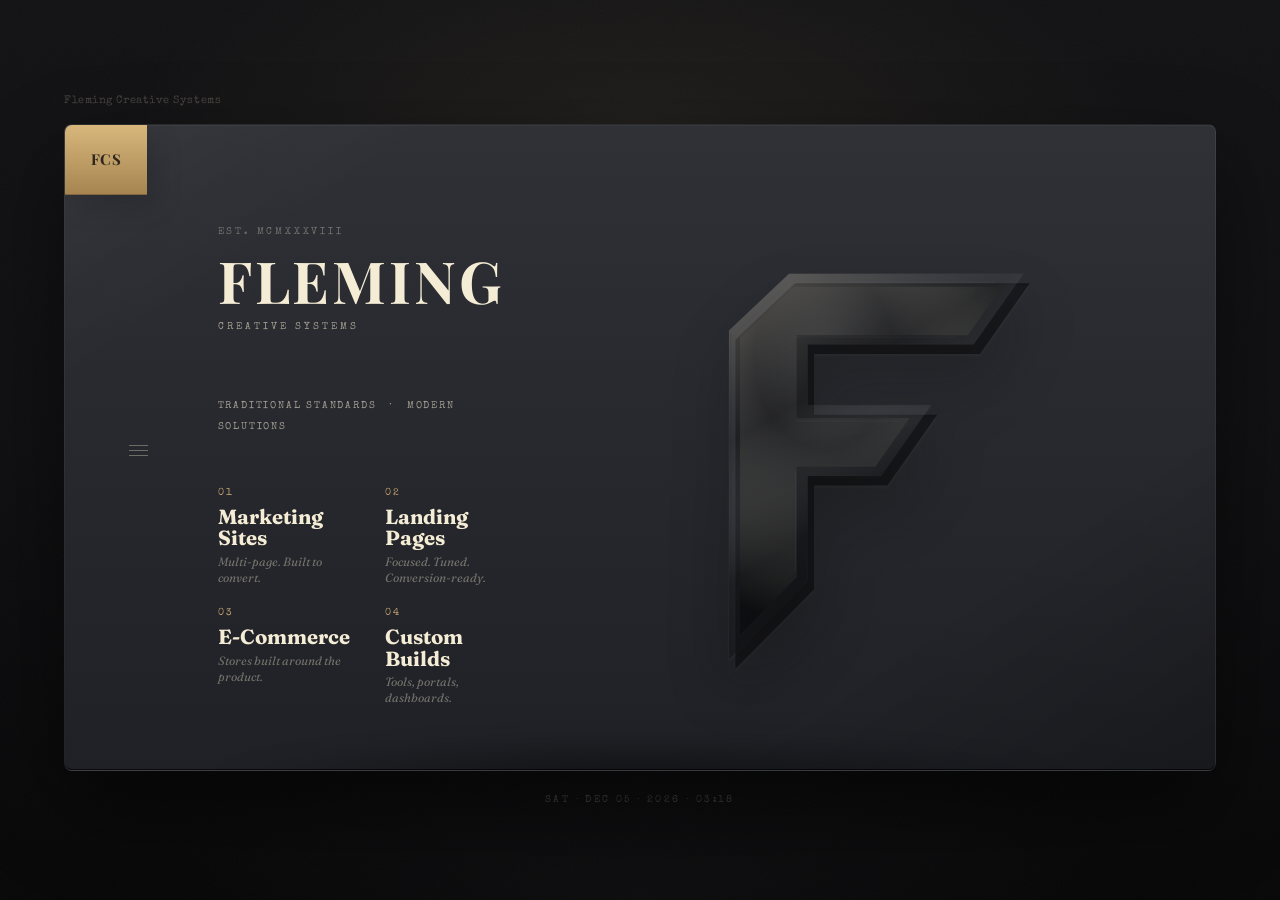
<file: fleming-webpages_panel-concept.html>
<!DOCTYPE html>
<html lang="en">
<head>
<meta charset="UTF-8">
<meta name="viewport" content="width=device-width, initial-scale=1.0">
<title>Fleming Creative Systems - Panel Concept</title>
<link rel="preconnect" href="https://fonts.googleapis.com">
<link rel="preconnect" href="https://fonts.gstatic.com" crossorigin>
<link href="https://fonts.googleapis.com/css2?family=Fraunces:ital,opsz,wght@0,9..144,300;0,9..144,500;0,9..144,700;1,9..144,300;1,9..144,400&family=Playfair+Display:wght@500;600;700&family=Special+Elite&display=swap" rel="stylesheet">
<style>
  :root {
    --bg: #101012;
    --bg-deep: #080809;
    --panel: #28292e;
    --panel-low: #202126;
    --panel-high: #303137;
    --ink: #f4ecd5;
    --muted: rgba(244, 236, 213, 0.45);
    --faint: rgba(244, 236, 213, 0.16);
    --gold: #c9a872;
    --gold-hot: #d8b77c;
  }

  * { box-sizing: border-box; }

  html,
  body {
    margin: 0;
    min-height: 100%;
    overflow-x: hidden;
  }

  body {
    min-height: 100svh;
    display: grid;
    place-items: center;
    padding: clamp(28px, 5vw, 76px);
    color: var(--ink);
    font-family: 'Fraunces', Georgia, serif;
    background:
      radial-gradient(ellipse 54% 28% at 50% 100%, rgba(47, 47, 52, 0.16), transparent 70%),
      radial-gradient(ellipse 64% 38% at 50% 14%, rgba(201, 168, 114, 0.08), transparent 62%),
      linear-gradient(180deg, #131315 0%, var(--bg) 48%, var(--bg-deep) 100%);
  }

  body::before {
    content: '';
    position: fixed;
    inset: 0;
    pointer-events: none;
    opacity: 0.33;
    background-image: url("data:image/svg+xml,%3Csvg xmlns='http://www.w3.org/2000/svg' width='180' height='180'%3E%3Cfilter id='n'%3E%3CfeTurbulence type='fractalNoise' baseFrequency='1.1' numOctaves='2' stitchTiles='stitch'/%3E%3CfeColorMatrix values='0 0 0 0 1 0 0 0 0 .94 0 0 0 0 .82 0 0 0 .06 0'/%3E%3C/filter%3E%3Crect width='100%25' height='100%25' filter='url(%23n)'/%3E%3C/svg%3E");
  }

  .machine-wrap {
    width: min(100%, 1220px);
  }

  .kicker {
    margin: 0 0 18px;
    font: 11px/1 'Special Elite', monospace;
    letter-spacing: 0.05em;
    color: rgba(244, 236, 213, 0.22);
  }

  .machine {
    position: relative;
    min-height: min(58vw, 560px);
    border-radius: 8px;
    background:
      linear-gradient(145deg, rgba(255, 255, 255, 0.035), transparent 18%, transparent 76%, rgba(0, 0, 0, 0.26)),
      linear-gradient(180deg, var(--panel-high), var(--panel) 46%, var(--panel-low));
    box-shadow:
      inset 0 1px 0 rgba(255, 255, 255, 0.04),
      inset 0 -1px 0 rgba(0, 0, 0, 0.7),
      0 38px 90px rgba(0, 0, 0, 0.48);
    border: 1px solid rgba(244, 236, 213, 0.045);
    overflow: hidden;
    display: grid;
    grid-template-columns: minmax(280px, 0.9fr) minmax(380px, 1.1fr);
    align-items: center;
    gap: clamp(26px, 5vw, 82px);
    padding: clamp(70px, 8vw, 112px) clamp(58px, 7vw, 100px) clamp(48px, 5vw, 76px);
  }

  .machine::after {
    content: '';
    position: absolute;
    left: 12%;
    right: 12%;
    bottom: -60px;
    height: 100px;
    border-radius: 999px;
    background: radial-gradient(ellipse at center, rgba(0, 0, 0, 0.46), transparent 70%);
    filter: blur(8px);
    pointer-events: none;
  }

  .brand-tab {
    position: absolute;
    top: 0;
    left: 0;
    width: 82px;
    height: 70px;
    display: grid;
    place-items: center;
    background: linear-gradient(180deg, var(--gold-hot), #a68450);
    color: rgba(12, 12, 13, 0.82);
    font: 700 15px/1 'Playfair Display', serif;
    letter-spacing: 0.04em;
    box-shadow: inset 0 -1px 0 rgba(0, 0, 0, 0.22), 10px 12px 28px rgba(0, 0, 0, 0.14);
  }

  .menu-mark {
    position: absolute;
    left: clamp(44px, 5vw, 72px);
    top: 50%;
    width: 19px;
    height: 12px;
    transform: translateY(-50%);
    opacity: 0.34;
  }

  .menu-mark span {
    display: block;
    height: 1px;
    margin: 4px 0;
    background: var(--ink);
  }

  .intro {
    justify-self: center;
    width: min(100%, 330px);
    padding-left: 24px;
  }

  .mark {
    margin-bottom: clamp(34px, 6vw, 62px);
    text-align: left;
  }

  .mark .est {
    margin-bottom: 16px;
    font: 10px/1 'Special Elite', monospace;
    letter-spacing: 0.28em;
    text-transform: uppercase;
    color: rgba(244, 236, 213, 0.34);
  }

  .mark .name {
    font: 700 clamp(34px, 4.6vw, 58px)/0.95 'Playfair Display', serif;
    letter-spacing: 0.05em;
    text-transform: uppercase;
    color: var(--ink);
  }

  .mark .sub {
    margin-top: 12px;
    font: 10px/1.4 'Special Elite', monospace;
    letter-spacing: 0.3em;
    text-transform: uppercase;
    color: rgba(244, 236, 213, 0.58);
  }

  .slogan {
    margin: 0 0 52px;
    font: 10px/1.8 'Special Elite', monospace;
    letter-spacing: 0.18em;
    text-transform: uppercase;
    color: rgba(244, 236, 213, 0.58);
  }

  .slogan .dot {
    color: var(--gold);
    font-size: 1.2em;
    padding: 0 8px;
  }

  .services {
    display: grid;
    grid-template-columns: repeat(2, minmax(0, 1fr));
    gap: 22px 28px;
  }

  .service-num {
    margin-bottom: 8px;
    font: 10px/1 'Special Elite', monospace;
    letter-spacing: 0.24em;
    color: var(--gold);
  }

  .service-name {
    margin: 0 0 5px;
    font-size: clamp(17px, 1.6vw, 22px);
    line-height: 1.05;
    font-weight: 700;
  }

  .service-desc {
    margin: 0;
    font-size: 12px;
    line-height: 1.35;
    font-style: italic;
    color: rgba(244, 236, 213, 0.38);
  }

  .hardware {
    position: relative;
    justify-self: center;
    width: min(100%, 470px);
    min-height: 360px;
    display: grid;
    place-items: center;
  }

  .f-module {
    position: relative;
    width: clamp(210px, 23vw, 320px);
    aspect-ratio: 0.76;
    display: block;
  }

  .vent {
    display: none;
  }

  .f-chip {
    position: absolute;
    inset: 0;
    opacity: 1;
  }

  .f-chip svg {
    width: 100%;
    height: 100%;
    overflow: visible;
    filter:
      drop-shadow(0 28px 30px rgba(0, 0, 0, 0.44))
      drop-shadow(0 2px 1px rgba(255, 255, 255, 0.075));
  }

  .f-chip .f-depth {
    fill: rgba(1, 1, 2, 0.5);
    transform: translate(0.42px, 0.62px);
  }

  .f-chip .f-body {
    fill: url(#acrylicFace);
    stroke: rgba(231, 226, 205, 0.2);
    stroke-width: 0.12;
    vector-effect: non-scaling-stroke;
  }

  .f-chip .f-inner-glass {
    fill: url(#acrylicInner);
    opacity: 0.72;
  }

  .f-chip .f-glint {
    fill: none;
    stroke: rgba(255, 252, 236, 0.42);
    stroke-width: 0.09;
    stroke-linejoin: round;
    stroke-linecap: round;
    vector-effect: non-scaling-stroke;
  }

  .f-chip .f-shadow-line {
    fill: none;
    stroke: rgba(0, 0, 0, 0.42);
    stroke-width: 0.2;
    stroke-linejoin: round;
    vector-effect: non-scaling-stroke;
  }

  .side-pill {
    display: none;
  }

  .controls {
    display: none;
  }

  .control-dots {
    display: flex;
    gap: 13px;
    padding-bottom: 12px;
  }

  .dot-control {
    position: relative;
    width: 21px;
    height: 21px;
    border-radius: 50%;
    background: linear-gradient(145deg, #686b6e, #27282c);
    box-shadow: inset 1px 1px 0 rgba(255, 255, 255, 0.18), inset -1px -1px 1px rgba(0, 0, 0, 0.6), 0 9px 14px rgba(0, 0, 0, 0.32);
  }

  .dot-control::before {
    content: attr(data-label);
    position: absolute;
    left: 50%;
    bottom: 31px;
    transform: translateX(-50%);
    font: 4px/1 'Special Elite', monospace;
    letter-spacing: 0.12em;
    color: rgba(244, 236, 213, 0.18);
    white-space: nowrap;
  }

  .knob {
    position: relative;
    width: 62px;
    height: 62px;
    border-radius: 50%;
    background: linear-gradient(145deg, #676a6d, #3a3c40);
    box-shadow: inset 2px 2px 0 rgba(255, 255, 255, 0.1), inset -3px -4px 5px rgba(0, 0, 0, 0.42), 0 18px 26px rgba(0, 0, 0, 0.36);
  }

  .knob::before {
    content: 'signal';
    position: absolute;
    left: 50%;
    bottom: 74px;
    transform: translateX(-50%);
    font: 5px/1 'Special Elite', monospace;
    letter-spacing: 0.12em;
    color: rgba(244, 236, 213, 0.18);
  }

  footer {
    margin-top: 24px;
    text-align: center;
    font: 10px/1 'Special Elite', monospace;
    letter-spacing: 0.24em;
    text-transform: uppercase;
    color: rgba(244, 236, 213, 0.22);
  }

  @media (max-width: 900px) {
    body {
      place-items: stretch;
      padding: 18px;
    }

    .machine-wrap {
      width: 100%;
    }

    .kicker {
      display: none;
    }

    .machine {
      min-height: calc(100svh - 70px);
      grid-template-columns: 1fr;
      gap: 28px;
      padding: 68px 22px 28px;
    }

    .brand-tab {
      width: 58px;
      height: 46px;
      font-size: 11px;
    }

    .menu-mark {
      display: none;
    }

    .intro {
      width: min(100%, 390px);
      padding-left: 0;
      justify-self: center;
      text-align: center;
    }

    .mark {
      margin-bottom: 24px;
      text-align: center;
    }

    .mark .est {
      margin-bottom: 13px;
      font-size: 9px;
      letter-spacing: 0.24em;
    }

    .mark .name {
      font-size: clamp(29px, 8vw, 40px);
      letter-spacing: 0.16em;
      padding-left: 0.16em;
    }

    .mark .sub {
      font-size: 9px;
      letter-spacing: 0.26em;
      padding-left: 0.26em;
    }

    .slogan {
      margin-bottom: 28px;
      font-size: 10px;
      letter-spacing: 0.14em;
    }

    .slogan .dot {
      display: block;
      padding: 2px 0;
    }

    .hardware {
      order: 2;
      width: min(100%, 360px);
      min-height: 250px;
      margin: 0 auto;
    }

    .intro {
      order: 1;
    }

    .f-module {
      width: min(54vw, 190px);
    }

    .f-chip {
      inset: 0;
    }

    .services {
      grid-template-columns: 1fr 1fr;
      gap: 20px 14px;
      margin-top: 4px;
    }

    .service-name {
      font-size: clamp(16px, 5vw, 20px);
    }

    .service-desc {
      font-size: 11px;
    }

    footer {
      margin-top: 16px;
      font-size: 9px;
      letter-spacing: 0.16em;
      line-height: 1.5;
    }
  }

  @media (max-width: 430px) {
    body {
      padding: 10px;
    }

    .machine {
      border-radius: 7px;
      padding: 58px 16px 24px;
    }

    .mark .name {
      font-size: clamp(26px, 7.7vw, 34px);
    }

    .services {
      gap: 18px 10px;
    }

    .service-num {
      font-size: 9px;
    }

    .service-name {
      font-size: clamp(15px, 4.8vw, 18px);
    }
  }
</style>
</head>
<body>
  <div class="machine-wrap">
    <p class="kicker">Fleming Creative Systems</p>
    <section class="machine" aria-label="Fleming Creative Systems panel concept">
      <div class="brand-tab">FCS</div>
      <div class="menu-mark" aria-hidden="true"><span></span><span></span><span></span></div>

      <div class="intro">
        <div class="mark">
          <div class="est">Est. MCMXXXVIII</div>
          <div class="name">Fleming</div>
          <div class="sub">Creative Systems</div>
        </div>

        <p class="slogan">Traditional Standards <span class="dot">·</span> Modern Solutions</p>

        <div class="services" aria-label="Services">
          <div class="service">
            <div class="service-num">01</div>
            <h2 class="service-name">Marketing Sites</h2>
            <p class="service-desc">Multi-page. Built to convert.</p>
          </div>
          <div class="service">
            <div class="service-num">02</div>
            <h2 class="service-name">Landing Pages</h2>
            <p class="service-desc">Focused. Tuned. Conversion-ready.</p>
          </div>
          <div class="service">
            <div class="service-num">03</div>
            <h2 class="service-name">E-Commerce</h2>
            <p class="service-desc">Stores built around the product.</p>
          </div>
          <div class="service">
            <div class="service-num">04</div>
            <h2 class="service-name">Custom Builds</h2>
            <p class="service-desc">Tools, portals, dashboards.</p>
          </div>
        </div>
      </div>

      <div class="hardware" aria-hidden="true">
        <div class="f-module">
          <div class="f-chip">
            <svg viewBox="0 0 19.24 25.21" xmlns="http://www.w3.org/2000/svg">
              <defs>
                <linearGradient id="acrylicFace" x1="2.4" y1="1.2" x2="15.8" y2="23.4" gradientUnits="userSpaceOnUse">
                  <stop offset="0" stop-color="#f4ecd5" stop-opacity="0.22"/>
                  <stop offset="0.28" stop-color="#9a9ea1" stop-opacity="0.08"/>
                  <stop offset="0.58" stop-color="#191b1f" stop-opacity="0.48"/>
                  <stop offset="1" stop-color="#050607" stop-opacity="0.72"/>
                </linearGradient>
                <radialGradient id="acrylicInner" cx="32%" cy="20%" r="78%">
                  <stop offset="0" stop-color="#ffffff" stop-opacity="0.16"/>
                  <stop offset="0.34" stop-color="#c7c1af" stop-opacity="0.05"/>
                  <stop offset="1" stop-color="#050607" stop-opacity="0.58"/>
                </radialGradient>
              </defs>
              <path class="f-depth" d="M0,3.7v21.51l5.14-5.2v-6.8h4.79l3.26-4.62H5.14v-3.97s10.84,0,10.84,0l3.26-4.62H3.92L0,3.7Z"/>
              <path class="f-body" d="M0,3.7v21.51l5.14-5.2v-6.8h4.79l3.26-4.62H5.14v-3.97s10.84,0,10.84,0l3.26-4.62H3.92L0,3.7Z"/>
              <path class="f-inner-glass" d="M.72 4.13 4.21.84h13.64l-2.24 3.18H4.42v5.41h7.38l-2.24 3.18H4.42v7.22L.72 23.58V4.13Z"/>
              <path class="f-shadow-line" d="M.12 3.86v20.96M5.18 13.23h4.74M5.14 4.62h10.84"/>
              <path class="f-glint" d="M.52 4.02 4.16.54h13.18M4.38 4.14h10.42M4.38 9.62h6.66M4.34 13.02v6.46"/>
            </svg>
          </div>
        </div>
      </div>
    </section>
    <footer id="dateStamp"></footer>
  </div>

<script>
  (function() {
    const el = document.getElementById('dateStamp');
    if (!el) return;
    function pad(n) { return String(n).padStart(2, '0'); }
    function update() {
      const now = new Date();
      const months = ['JAN','FEB','MAR','APR','MAY','JUN','JUL','AUG','SEP','OCT','NOV','DEC'];
      const days = ['SUN','MON','TUE','WED','THU','FRI','SAT'];
      el.textContent = `${days[now.getDay()]} · ${months[now.getMonth()]} ${pad(now.getDate())} · ${now.getFullYear()} · ${pad(now.getHours())}:${pad(now.getMinutes())}`;
    }
    update();
    setInterval(update, 60000);
  })();
</script>
</body>
</html>
</file>
